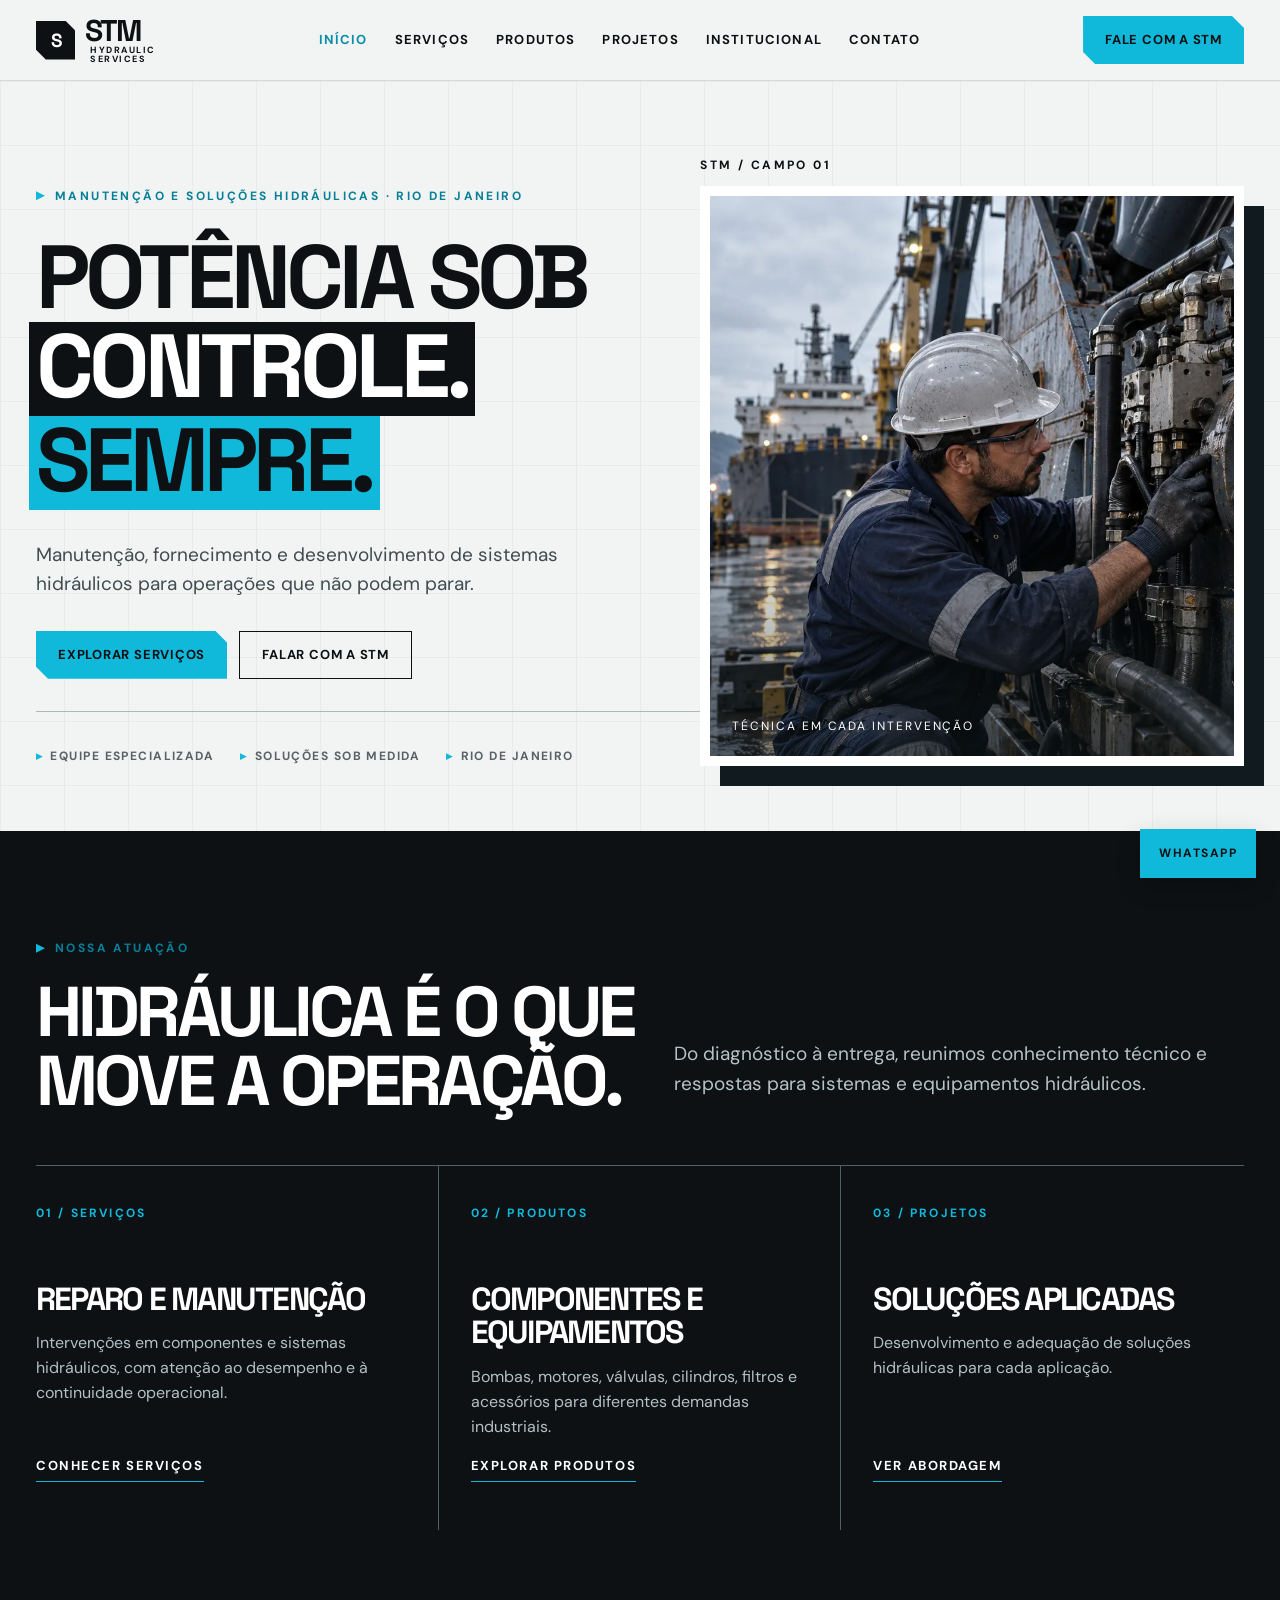
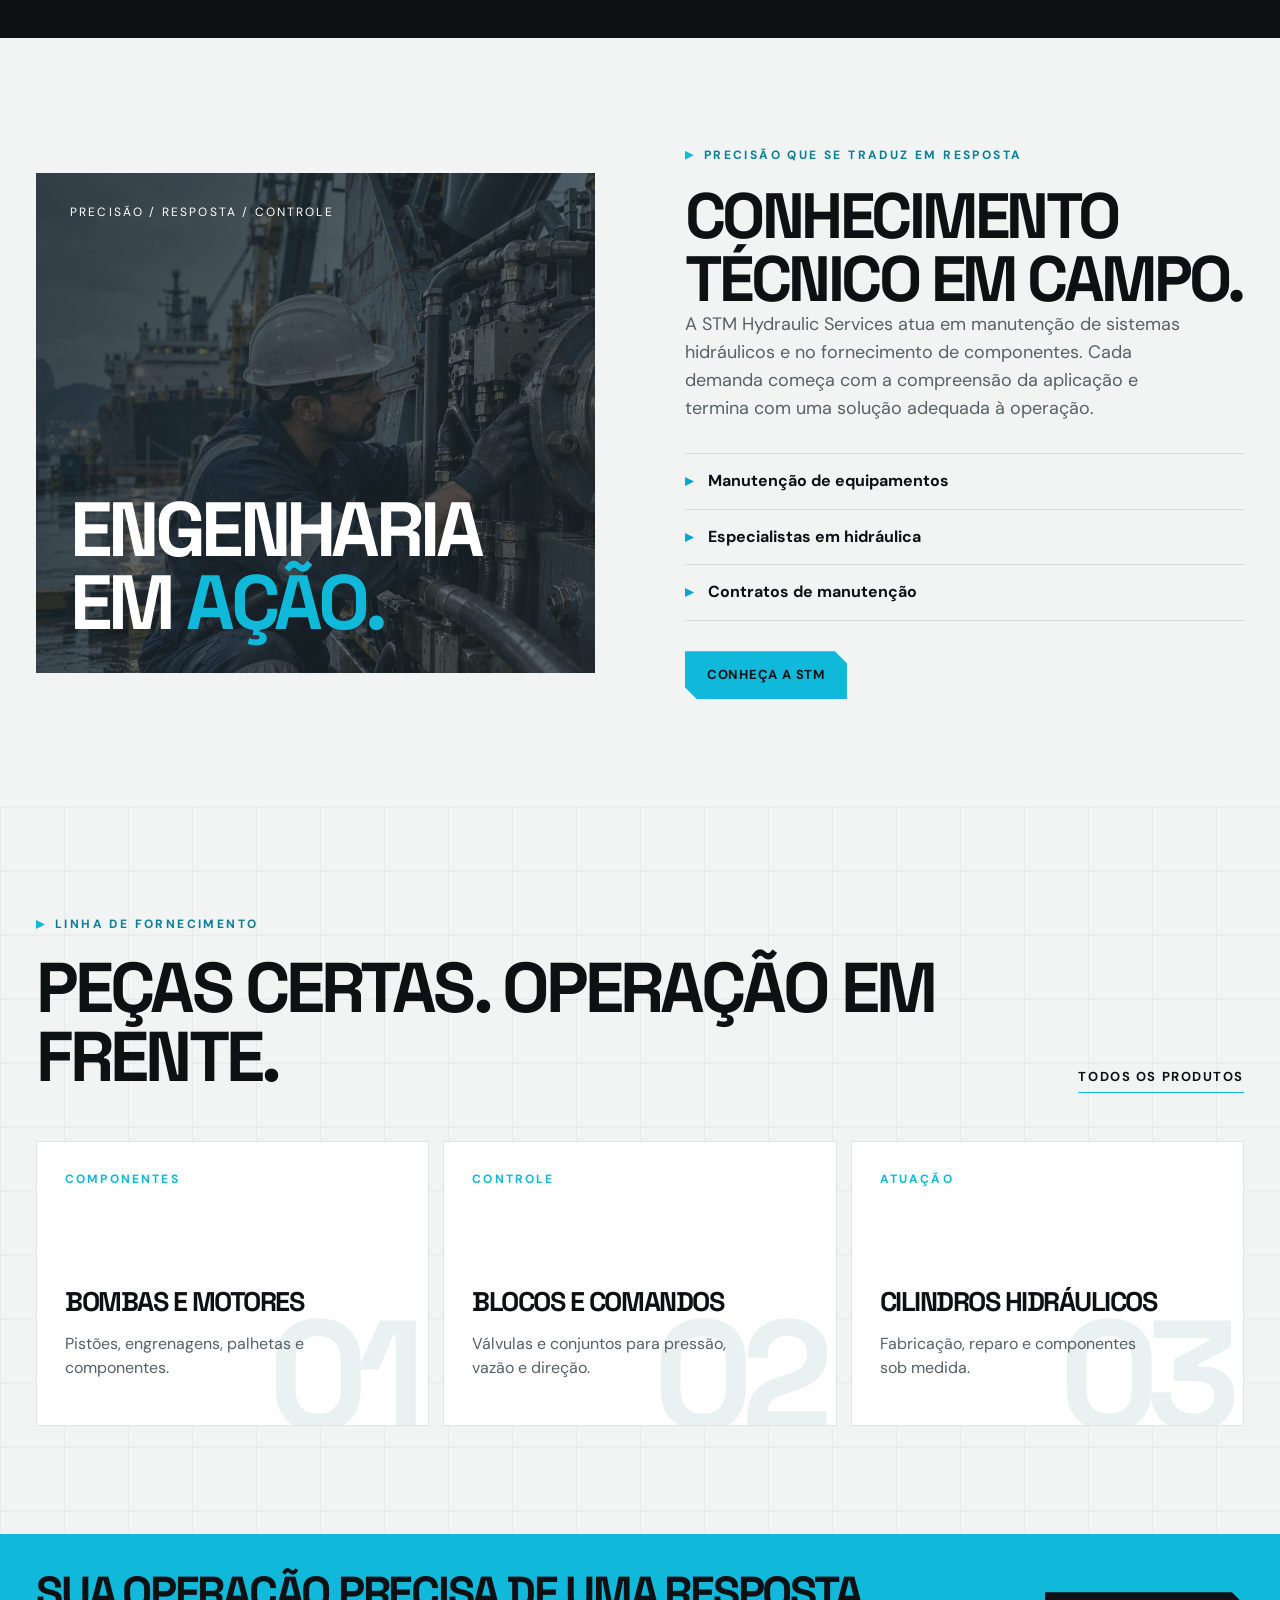
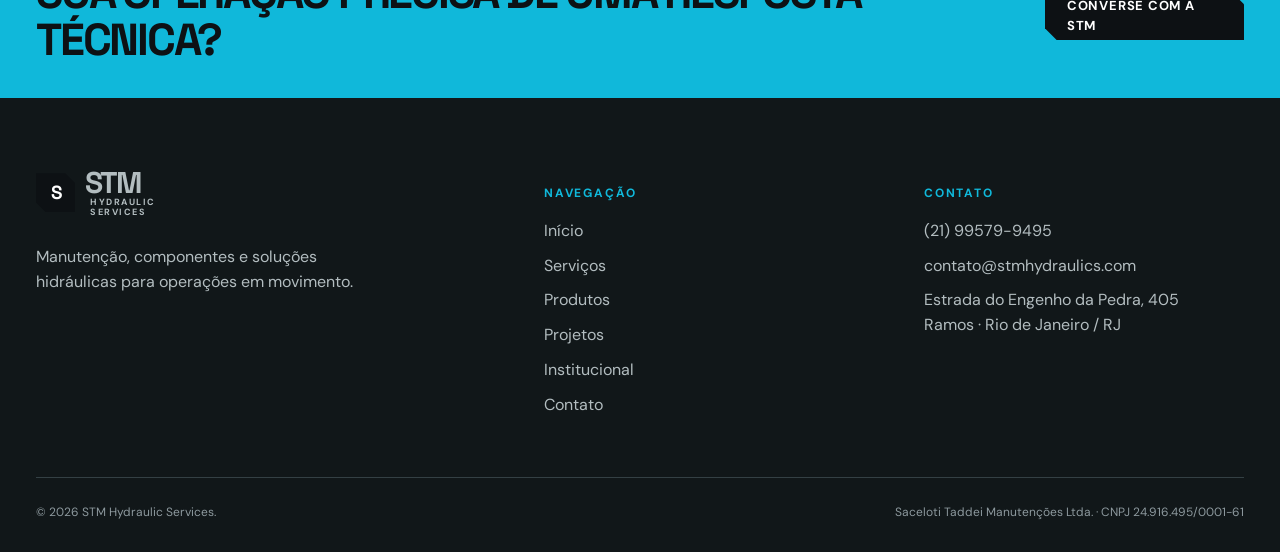
<file: index.html>
<!doctype html><html lang="pt-BR"><head><meta charset="utf-8"><meta name="viewport" content="width=device-width,initial-scale=1"><meta name="description" content="STM Hydraulic Services: manutenção, componentes e soluções para sistemas hidráulicos no Rio de Janeiro."><meta name="theme-color" content="#0d1114"><link rel="icon" type="image/svg+xml" href="data:image/svg+xml,%3Csvg xmlns='http://www.w3.org/2000/svg' viewBox='0 0 64 64'%3E%3Cpath fill='%230d1114' d='M0 0h47l17 17v47H17L0 47z'/%3E%3Ctext x='13' y='46' fill='%2310b8da' font-size='42' font-family='Arial' font-weight='900'%3ES%3C/text%3E%3C/svg%3E"><link rel="stylesheet" href="/style.css"><title>STM Hydraulic Services</title><script src="/site.js" defer></script></head><body data-page="home"><div id="app"></div></body></html>
</file>
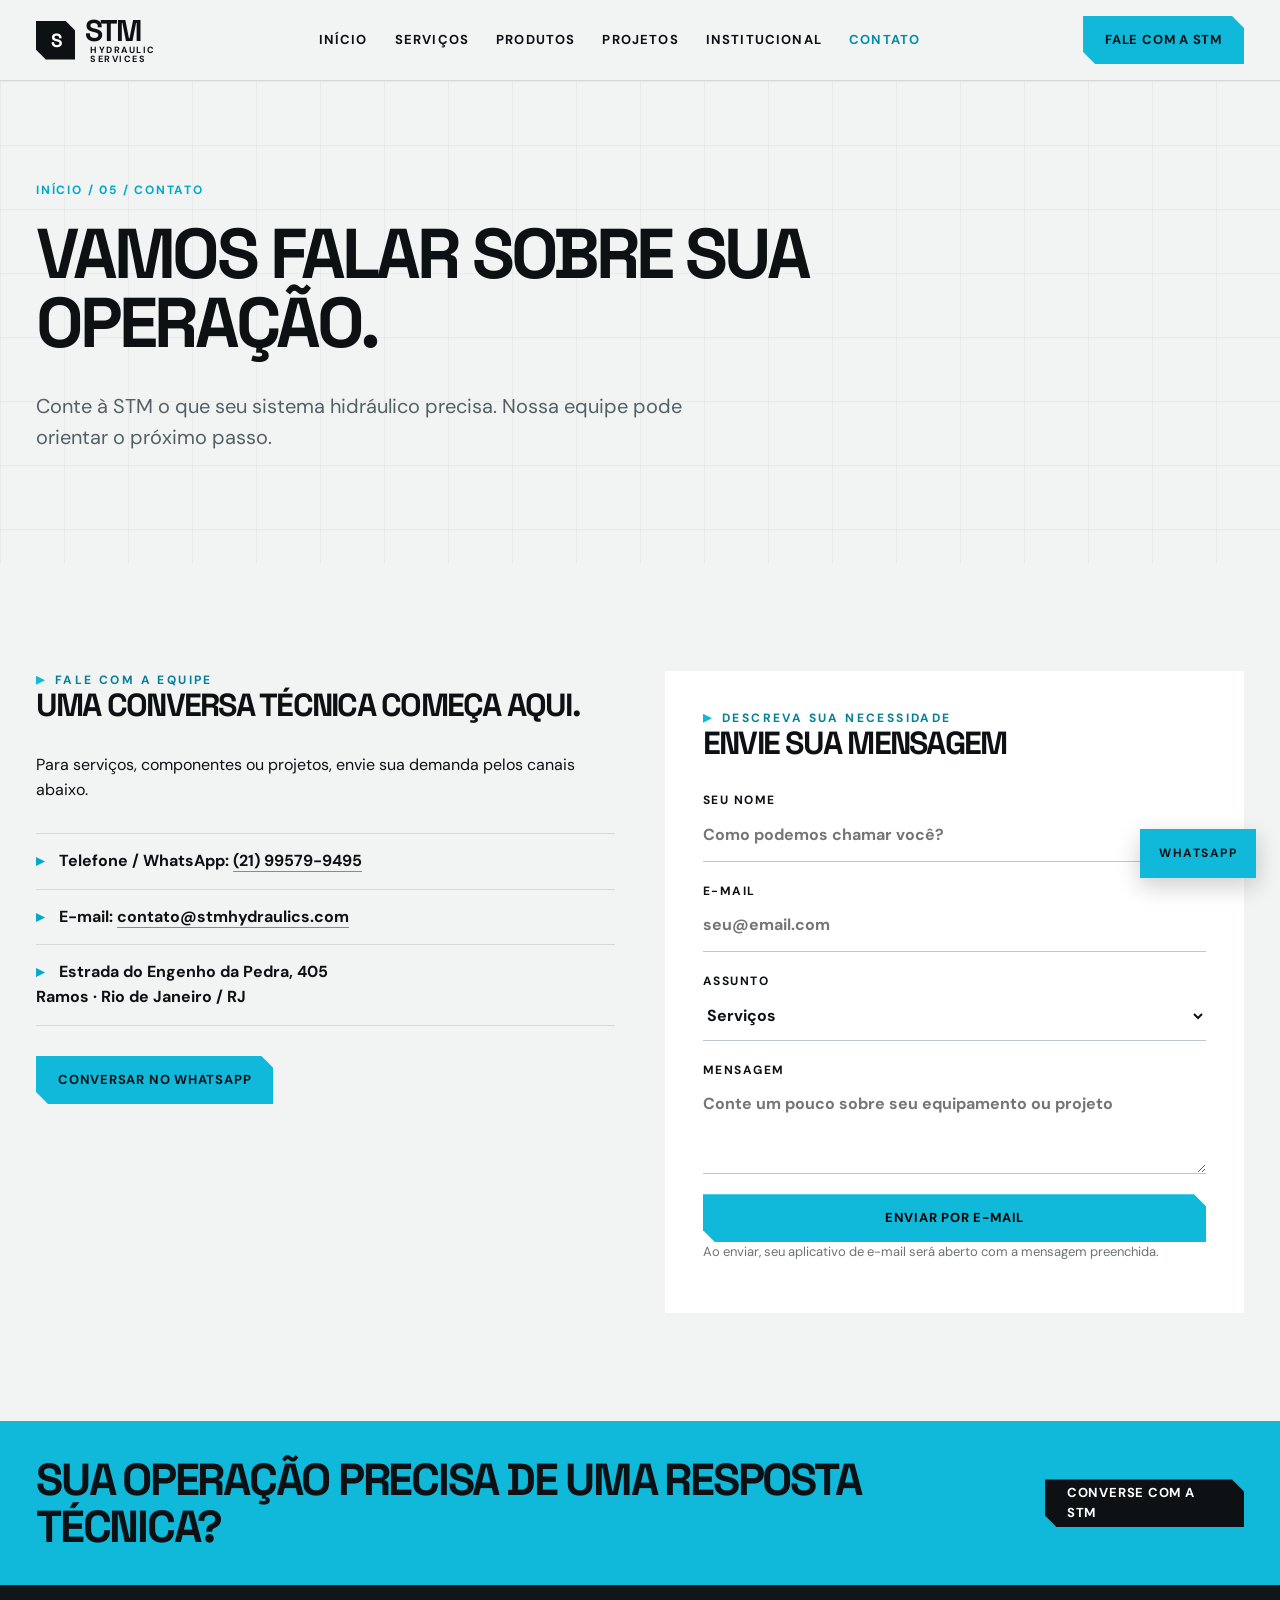
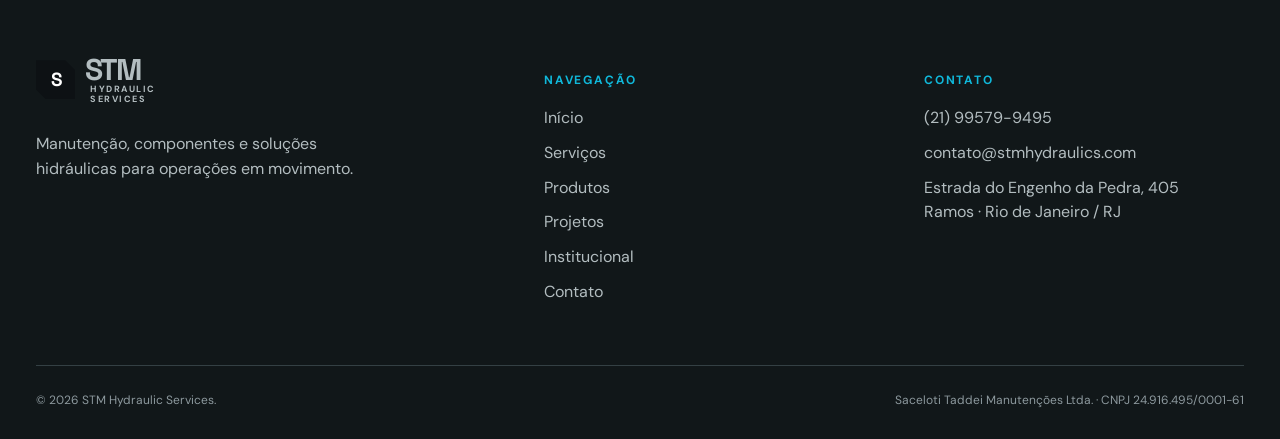
<file: contato/index.html>
<!doctype html><html lang="pt-BR"><head><meta charset="utf-8"><meta name="viewport" content="width=device-width,initial-scale=1"><meta name="description" content="STM Hydraulic Services: manutenção, componentes e soluções para sistemas hidráulicos no Rio de Janeiro."><meta name="theme-color" content="#0d1114"><link rel="icon" type="image/svg+xml" href="data:image/svg+xml,%3Csvg xmlns='http://www.w3.org/2000/svg' viewBox='0 0 64 64'%3E%3Cpath fill='%230d1114' d='M0 0h47l17 17v47H17L0 47z'/%3E%3Ctext x='13' y='46' fill='%2310b8da' font-size='42' font-family='Arial' font-weight='900'%3ES%3C/text%3E%3C/svg%3E"><link rel="stylesheet" href="../style.css"><title>STM Hydraulic Services</title><script src="../site.js" defer></script></head><body data-page="contato"><div id="app"></div></body></html>
</file>
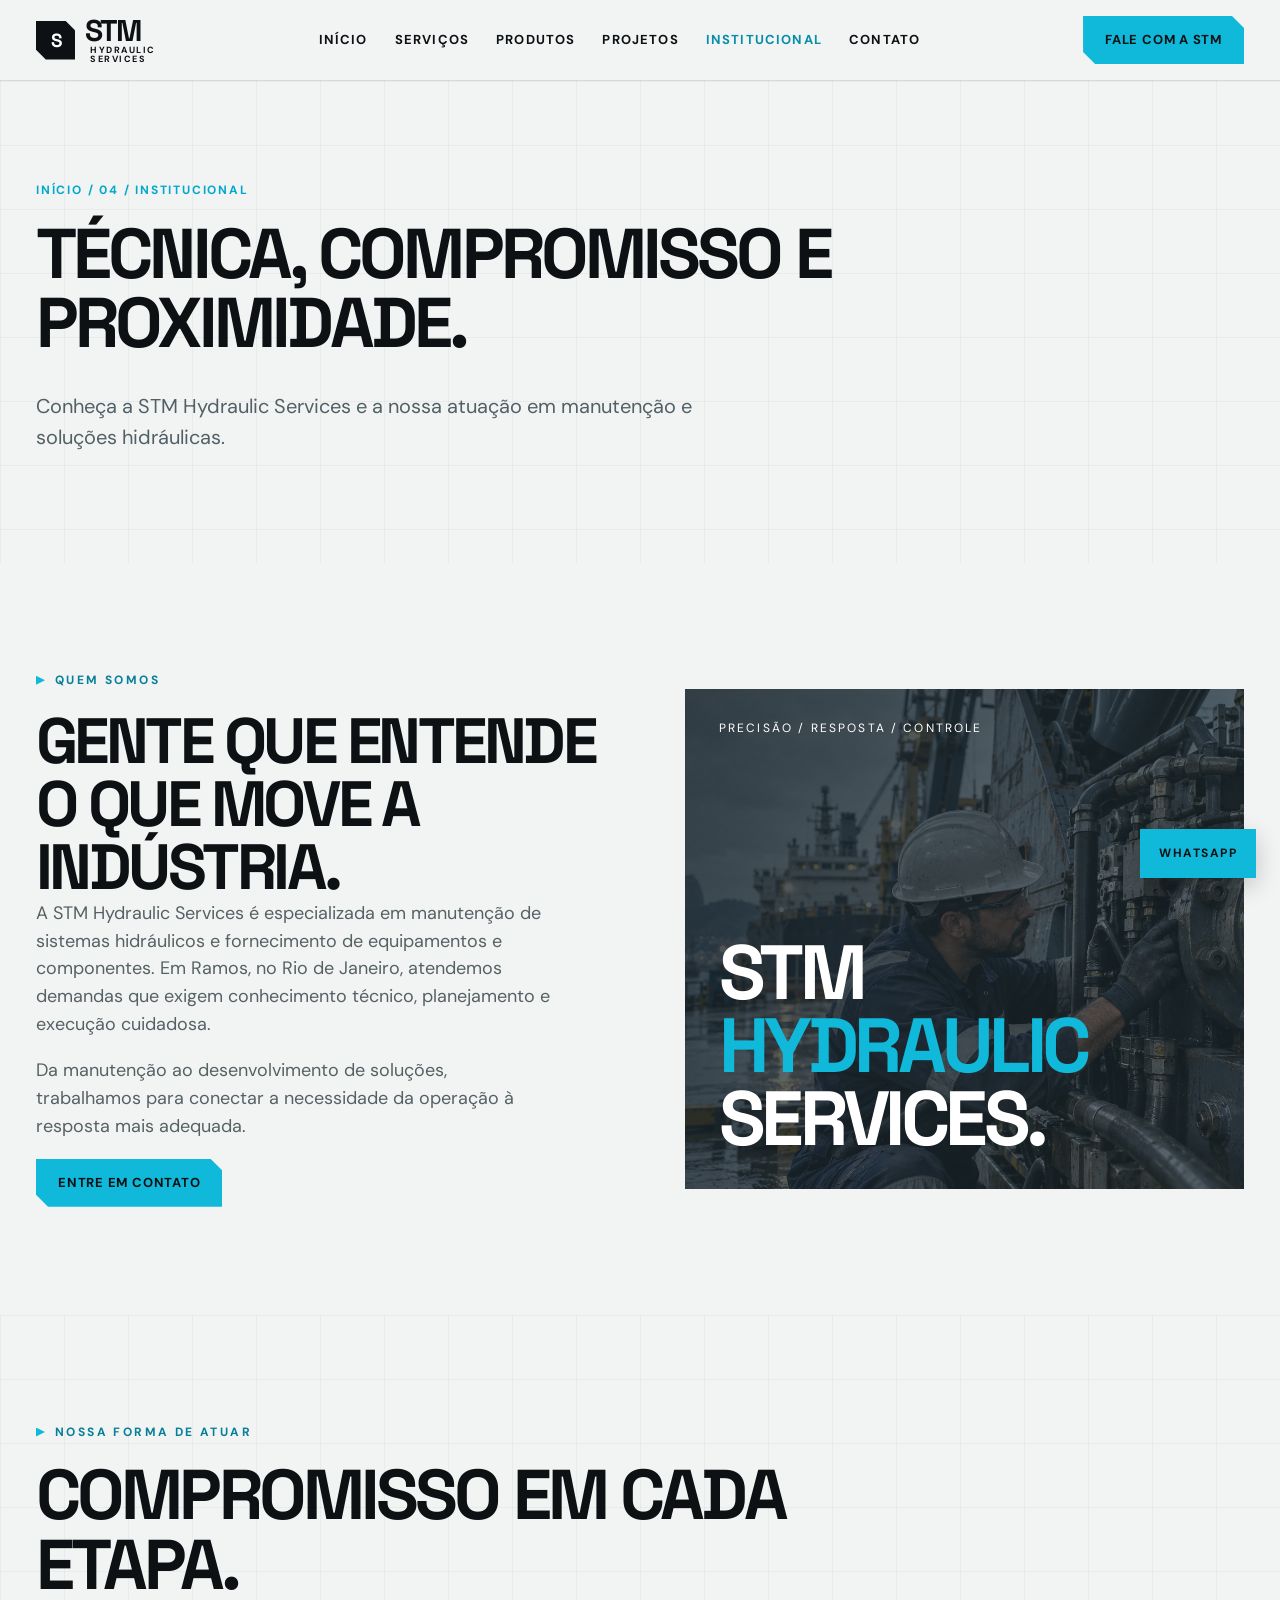
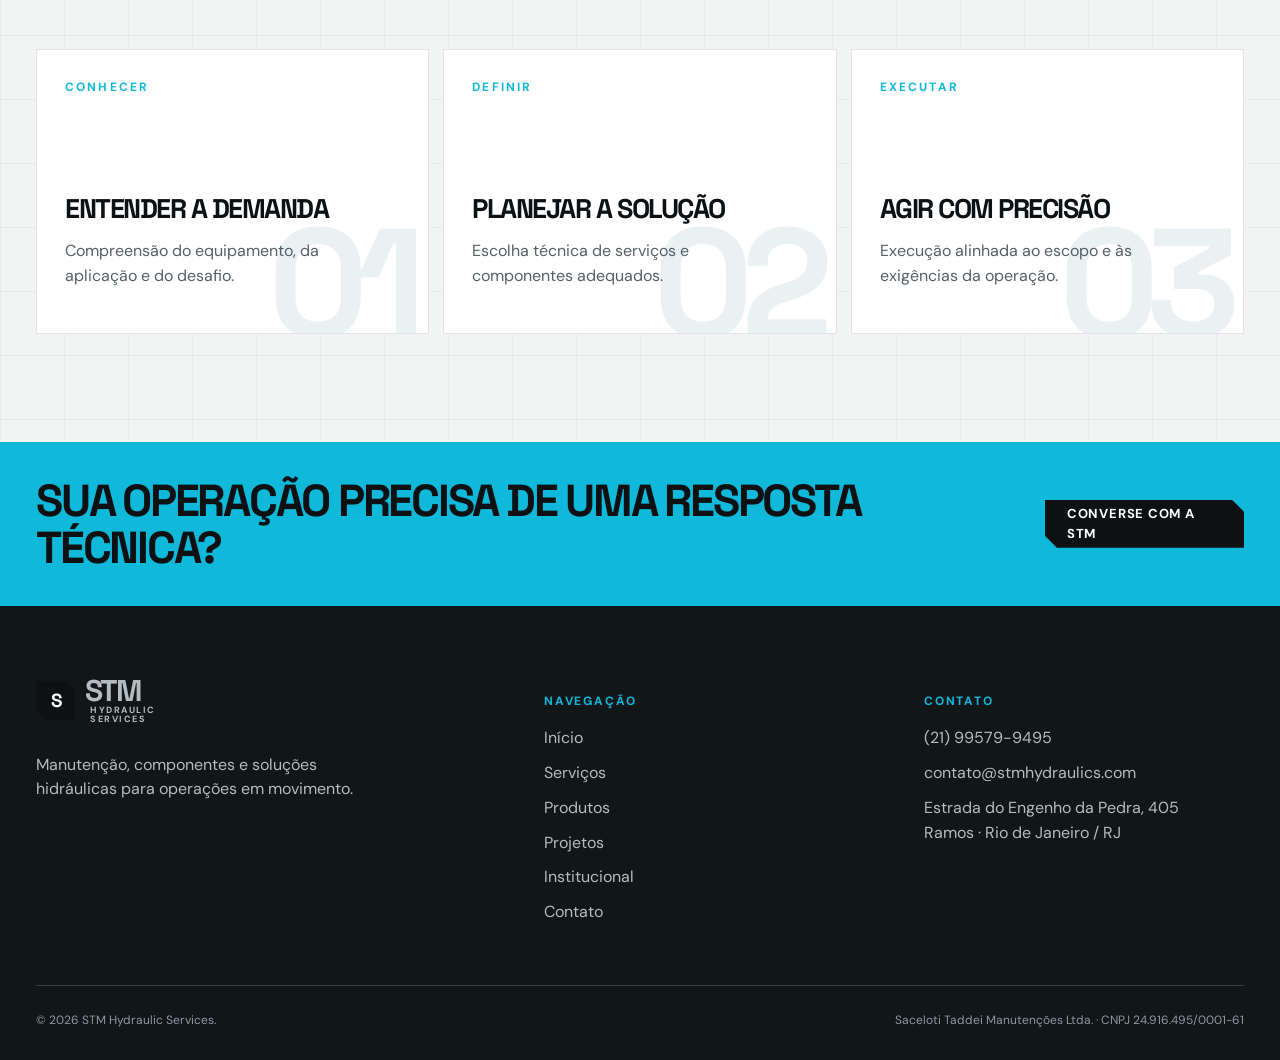
<file: institucional/index.html>
<!doctype html><html lang="pt-BR"><head><meta charset="utf-8"><meta name="viewport" content="width=device-width,initial-scale=1"><meta name="description" content="STM Hydraulic Services: manutenção, componentes e soluções para sistemas hidráulicos no Rio de Janeiro."><meta name="theme-color" content="#0d1114"><link rel="icon" type="image/svg+xml" href="data:image/svg+xml,%3Csvg xmlns='http://www.w3.org/2000/svg' viewBox='0 0 64 64'%3E%3Cpath fill='%230d1114' d='M0 0h47l17 17v47H17L0 47z'/%3E%3Ctext x='13' y='46' fill='%2310b8da' font-size='42' font-family='Arial' font-weight='900'%3ES%3C/text%3E%3C/svg%3E"><link rel="stylesheet" href="../style.css"><title>STM Hydraulic Services</title><script src="../site.js" defer></script></head><body data-page="institucional"><div id="app"></div></body></html>
</file>
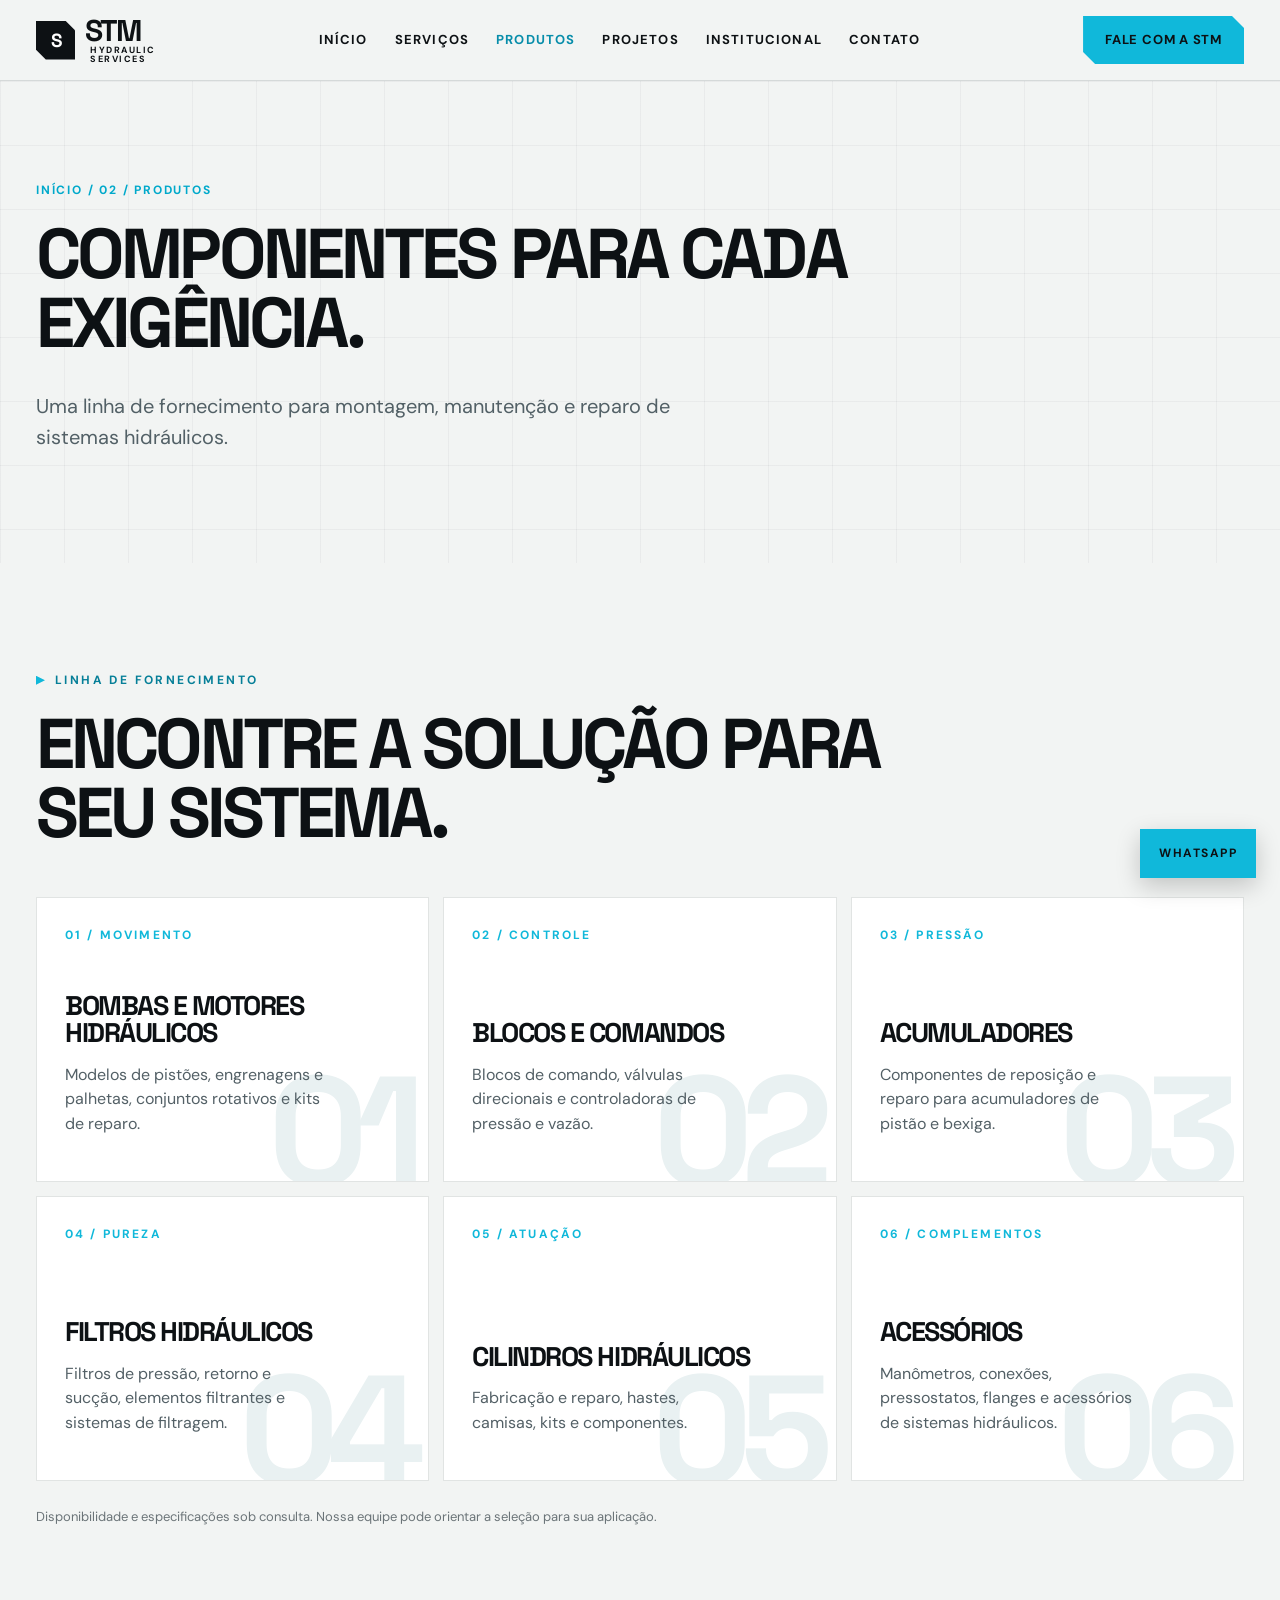
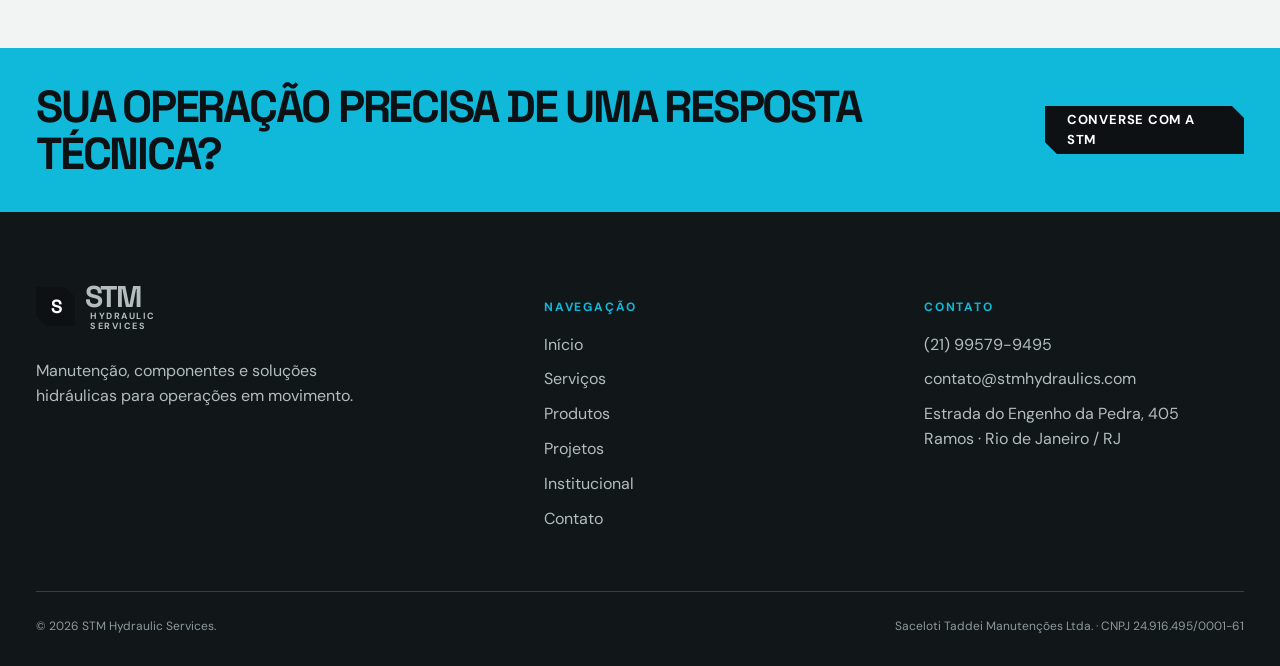
<file: produtos/index.html>
<!doctype html><html lang="pt-BR"><head><meta charset="utf-8"><meta name="viewport" content="width=device-width,initial-scale=1"><meta name="description" content="STM Hydraulic Services: manutenção, componentes e soluções para sistemas hidráulicos no Rio de Janeiro."><meta name="theme-color" content="#0d1114"><link rel="icon" type="image/svg+xml" href="data:image/svg+xml,%3Csvg xmlns='http://www.w3.org/2000/svg' viewBox='0 0 64 64'%3E%3Cpath fill='%230d1114' d='M0 0h47l17 17v47H17L0 47z'/%3E%3Ctext x='13' y='46' fill='%2310b8da' font-size='42' font-family='Arial' font-weight='900'%3ES%3C/text%3E%3C/svg%3E"><link rel="stylesheet" href="../style.css"><title>STM Hydraulic Services</title><script src="../site.js" defer></script></head><body data-page="produtos"><div id="app"></div></body></html>
</file>
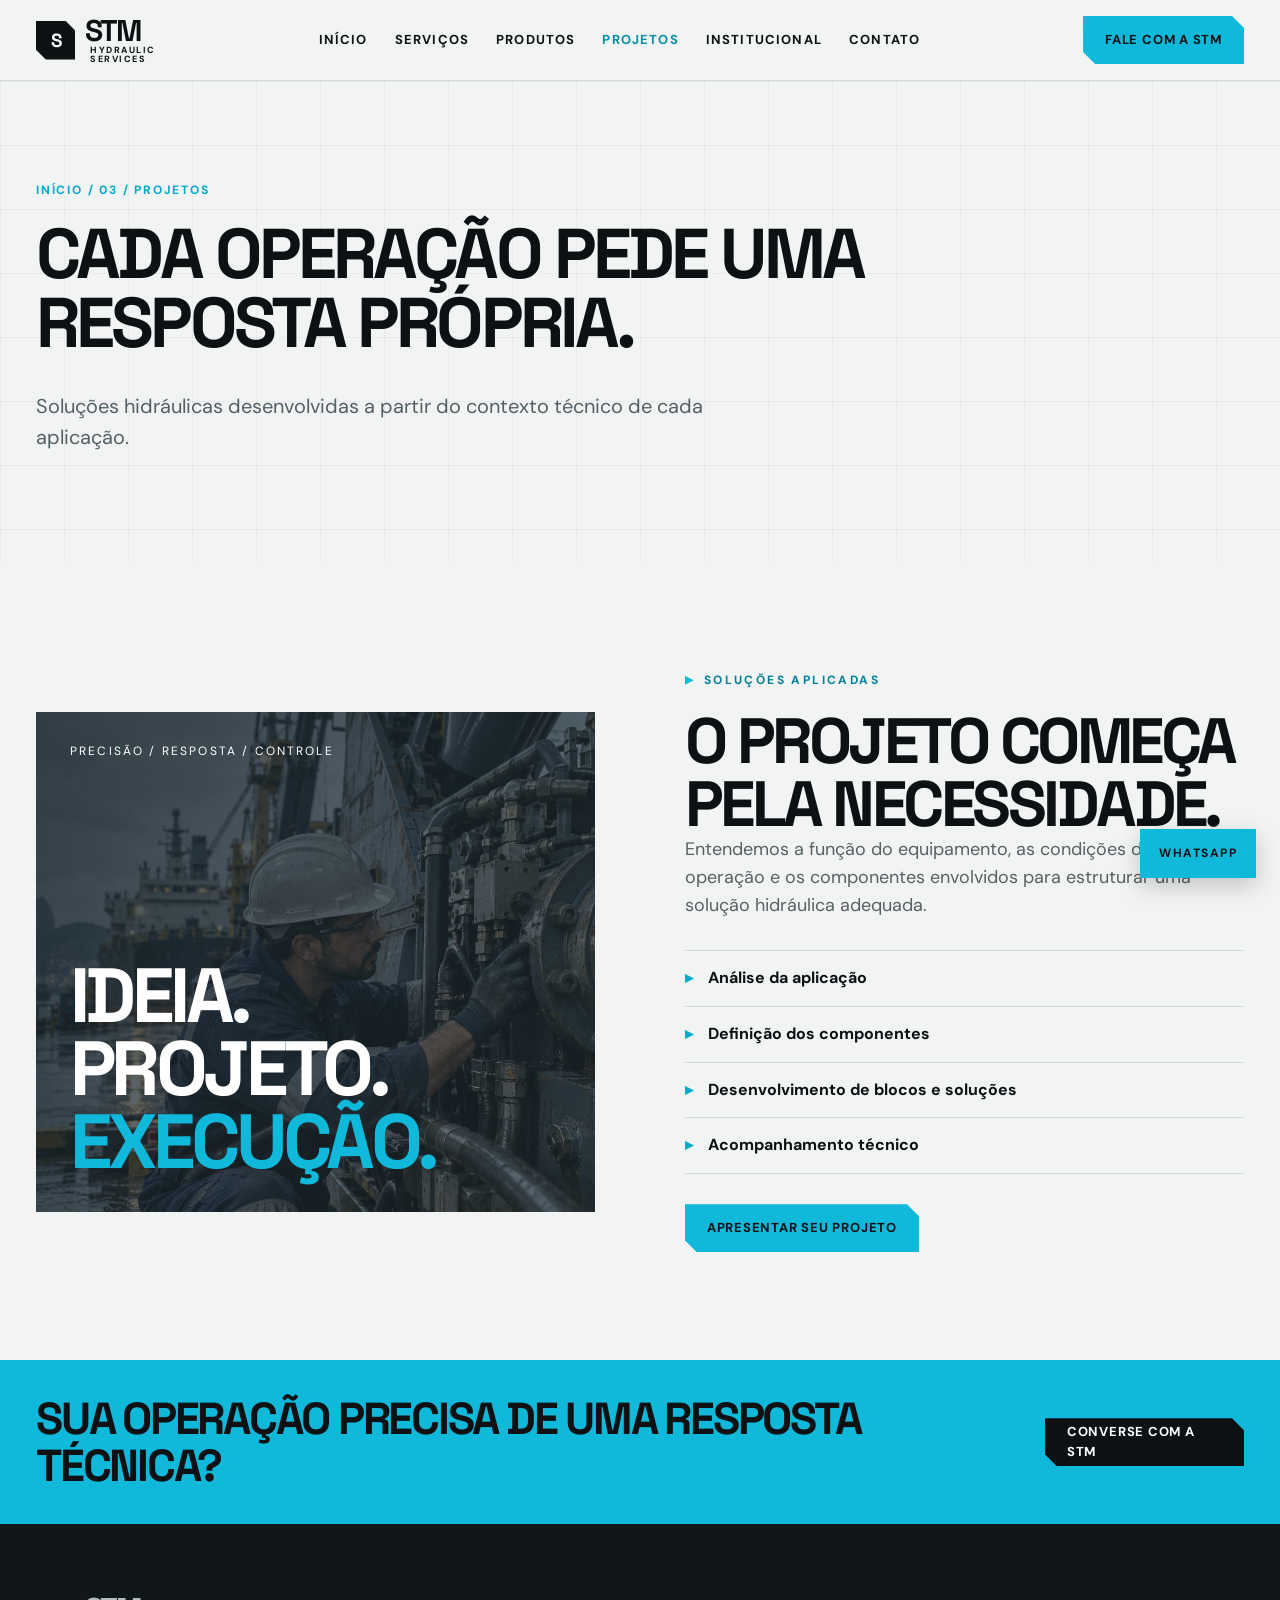
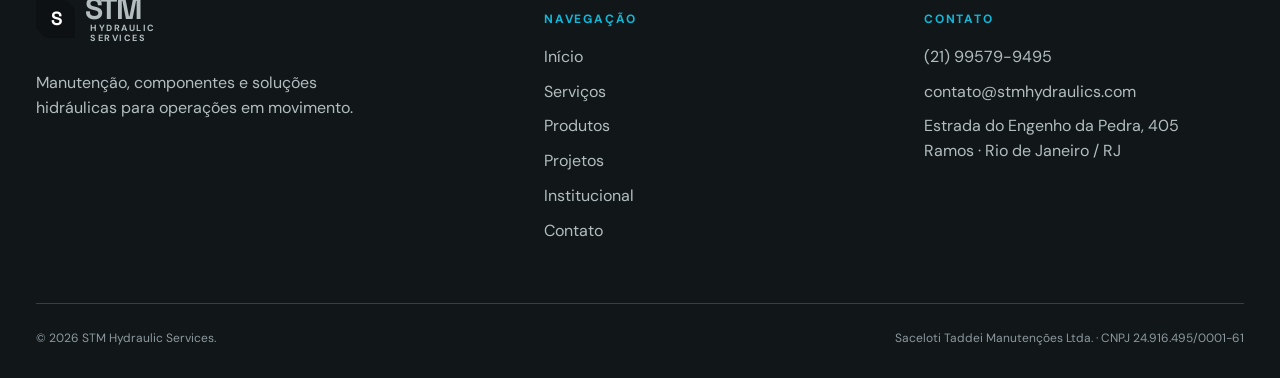
<file: projetos/index.html>
<!doctype html><html lang="pt-BR"><head><meta charset="utf-8"><meta name="viewport" content="width=device-width,initial-scale=1"><meta name="description" content="STM Hydraulic Services: manutenção, componentes e soluções para sistemas hidráulicos no Rio de Janeiro."><meta name="theme-color" content="#0d1114"><link rel="icon" type="image/svg+xml" href="data:image/svg+xml,%3Csvg xmlns='http://www.w3.org/2000/svg' viewBox='0 0 64 64'%3E%3Cpath fill='%230d1114' d='M0 0h47l17 17v47H17L0 47z'/%3E%3Ctext x='13' y='46' fill='%2310b8da' font-size='42' font-family='Arial' font-weight='900'%3ES%3C/text%3E%3C/svg%3E"><link rel="stylesheet" href="../style.css"><title>STM Hydraulic Services</title><script src="../site.js" defer></script></head><body data-page="projetos"><div id="app"></div></body></html>
</file>
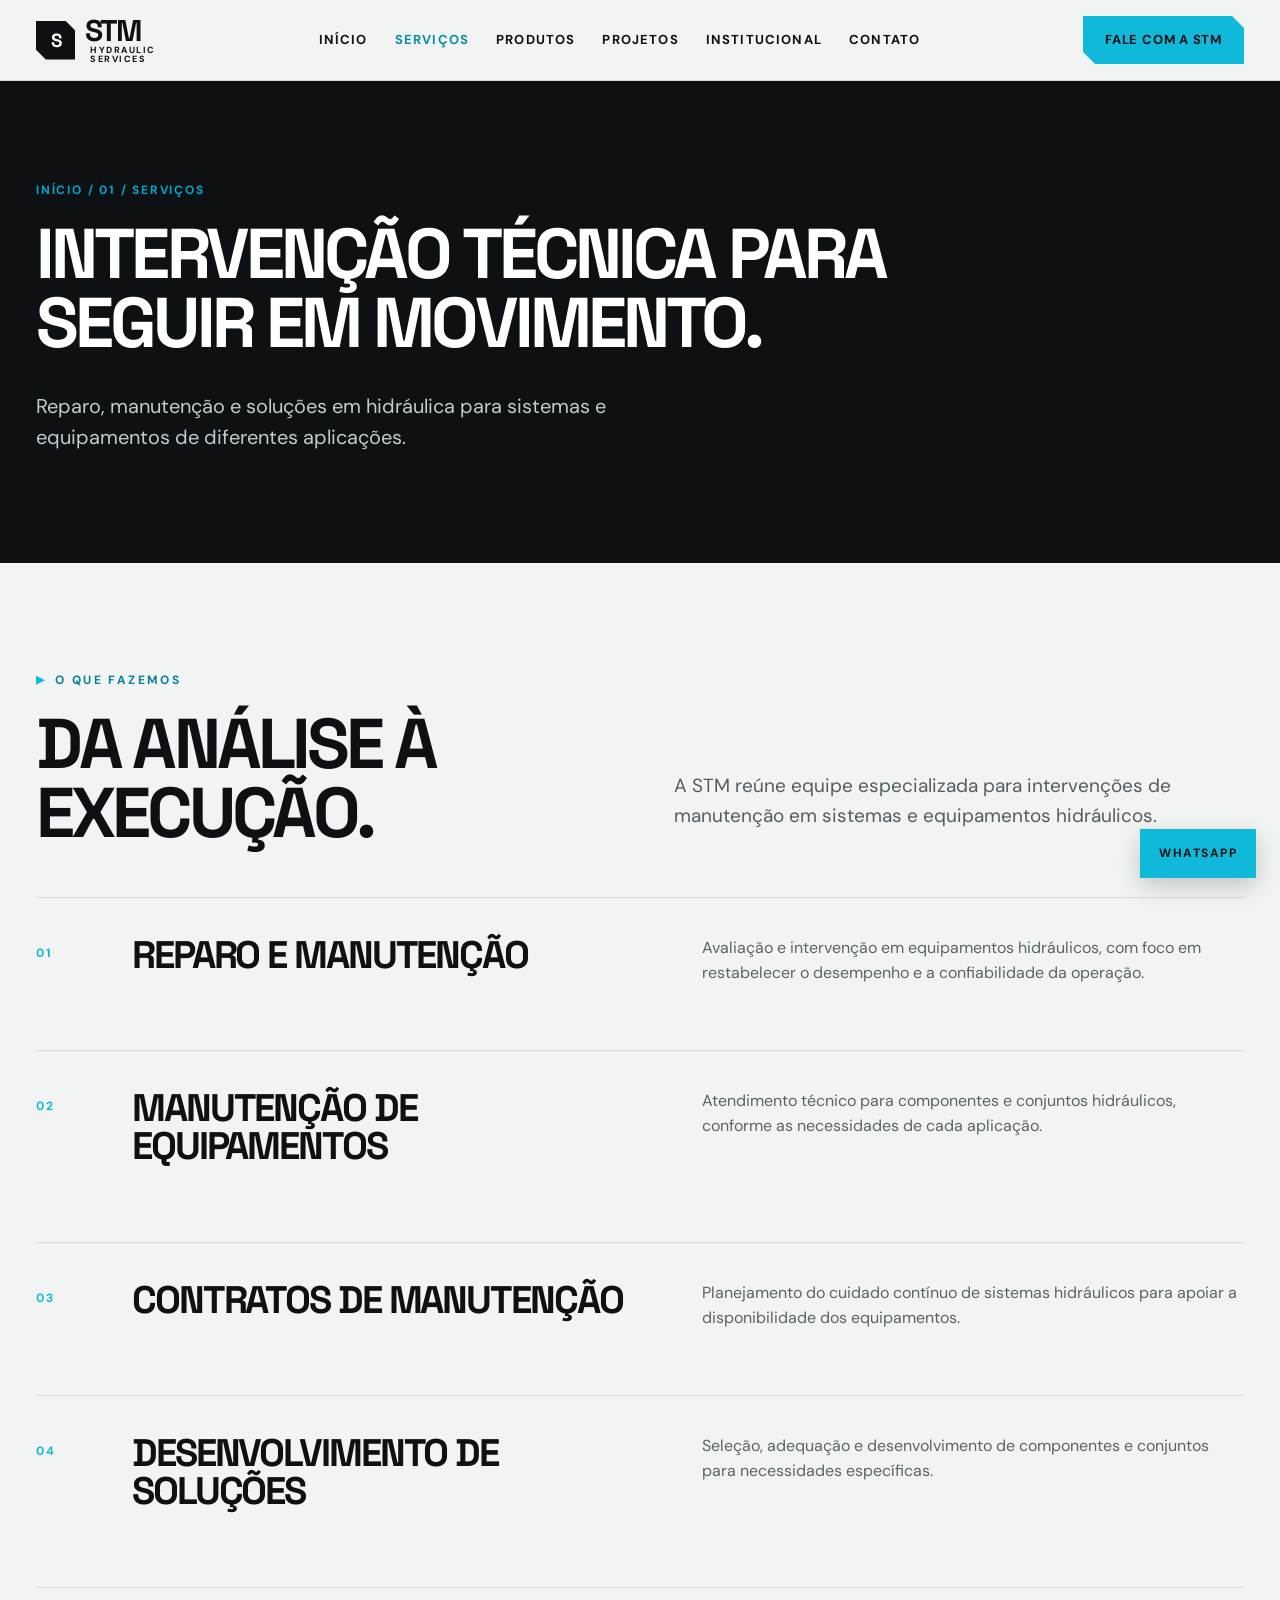
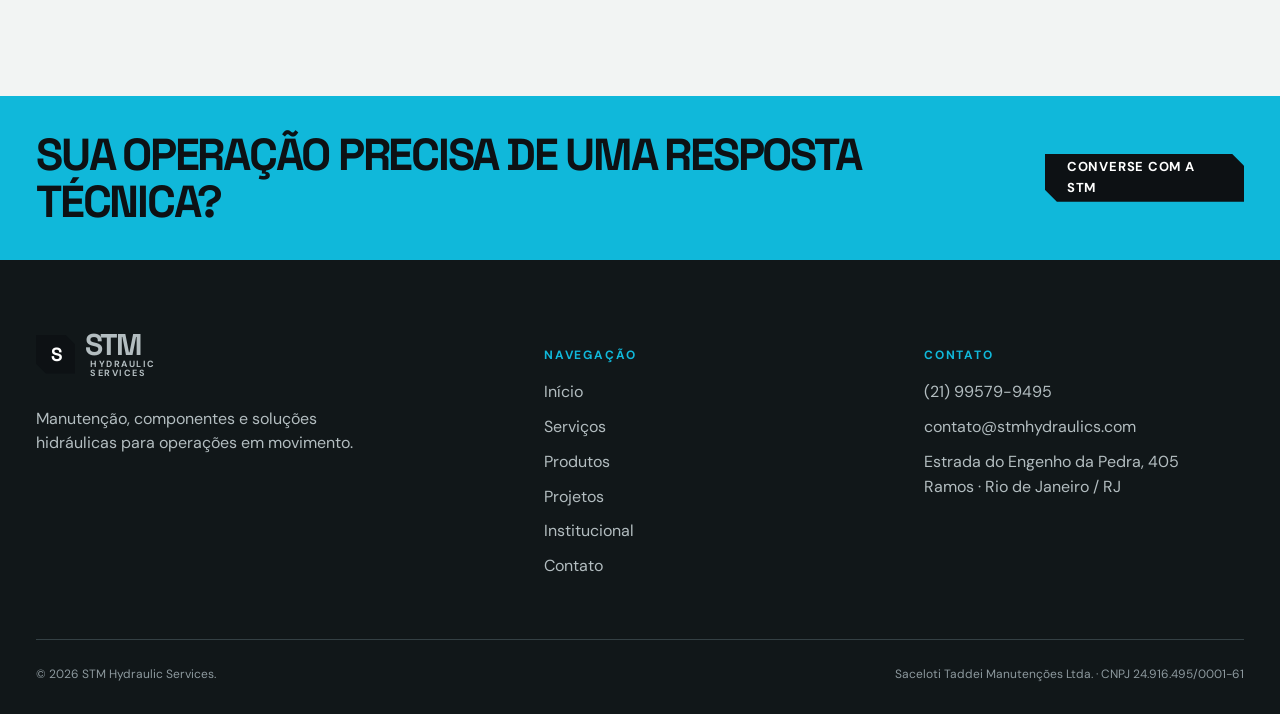
<file: servicos/index.html>
<!doctype html><html lang="pt-BR"><head><meta charset="utf-8"><meta name="viewport" content="width=device-width,initial-scale=1"><meta name="description" content="STM Hydraulic Services: manutenção, componentes e soluções para sistemas hidráulicos no Rio de Janeiro."><meta name="theme-color" content="#0d1114"><link rel="icon" type="image/svg+xml" href="data:image/svg+xml,%3Csvg xmlns='http://www.w3.org/2000/svg' viewBox='0 0 64 64'%3E%3Cpath fill='%230d1114' d='M0 0h47l17 17v47H17L0 47z'/%3E%3Ctext x='13' y='46' fill='%2310b8da' font-size='42' font-family='Arial' font-weight='900'%3ES%3C/text%3E%3C/svg%3E"><link rel="stylesheet" href="../style.css"><title>STM Hydraulic Services</title><script src="../site.js" defer></script></head><body data-page="servicos"><div id="app"></div></body></html>
</file>
<file: style.css>
@import url('https://fonts.googleapis.com/css2?family=DM+Sans:wght@400;500;600;700&family=Space+Grotesk:wght@500;600;700&display=swap');
:root{--ink:#0d1114;--charcoal:#171d21;--cyan:#10b8da;--line:#d5d9d9;--paper:#f2f4f3}*{box-sizing:border-box}html{scroll-behavior:smooth}body{margin:0;background:var(--paper);color:var(--ink);font:16px/1.55 'DM Sans',Arial,sans-serif}a{color:inherit;text-decoration:none}button,input,textarea,select{font:inherit}button{cursor:pointer}.wrap{width:min(1360px,calc(100% - 72px));margin:auto}.gridbg{background-image:linear-gradient(#1622270b 1px,transparent 1px),linear-gradient(90deg,#1622270b 1px,transparent 1px);background-size:64px 64px}.topbar{height:80px;display:flex;align-items:center;justify-content:space-between;gap:28px}.brand{font:700 30px/1 'Space Grotesk',sans-serif;letter-spacing:-.07em;display:flex;align-items:center;gap:10px}.brandmark{width:39px;height:39px;background:var(--ink);color:#fff;display:grid;place-items:center;clip-path:polygon(0 0,75% 0,100% 25%,100% 100%,25% 100%,0 75%);font-size:19px;letter-spacing:-.12em}.brand small{font:700 9px/1.05 'DM Sans';letter-spacing:.17em;display:block;margin-left:5px}.brand b{display:block}.nav{display:flex;align-items:center;gap:27px;font-size:13px;font-weight:700;text-transform:uppercase;letter-spacing:.09em}.nav a:hover,.nav a[aria-current]{color:#078daa}.contact-pill,.btn{display:inline-flex;align-items:center;justify-content:center;gap:12px;min-height:48px;padding:0 22px;background:var(--cyan);font-weight:700;font-size:13px;letter-spacing:.06em;text-transform:uppercase;clip-path:polygon(0 0,calc(100% - 12px) 0,100% 12px,100% 100%,12px 100%,0 calc(100% - 12px));transition:background .2s,transform .2s}.contact-pill:hover,.btn:hover{background:#50d9ef;transform:translateY(-2px)}.menu{display:none;background:none;border:0;font-size:24px}.hero{position:relative;min-height:720px;overflow:hidden;border-top:1px solid var(--line)}.hero-inner{position:relative;z-index:1;padding:105px 0 65px;display:grid;grid-template-columns:1.1fr .9fr;align-items:center}.eyebrow{font-size:12px;letter-spacing:.2em;font-weight:700;text-transform:uppercase;color:#067f98;display:flex;align-items:center;gap:10px}.eyebrow:before{content:'';width:9px;height:9px;background:var(--cyan);clip-path:polygon(0 0,100% 50%,0 100%)}h1,h2,h3,p{margin-top:0}h1,h2,h3{font-family:'Space Grotesk',Arial,sans-serif;line-height:.99;letter-spacing:-.055em}h1{font-size:clamp(62px,7vw,116px);margin:28px 0 30px;text-transform:uppercase;font-weight:700}h1 .block{display:table;padding:0 .08em .06em;margin-left:-.08em;background:var(--ink);color:#fff}h1 .accent{background:var(--cyan);color:var(--ink)}.hero p{font-size:19px;max-width:530px;color:#424b4f}.actions{display:flex;gap:12px;flex-wrap:wrap;margin:32px 0}.btn.outline{background:transparent;border:1px solid var(--ink);clip-path:none}.hero-visual{height:580px;position:relative;align-self:end;background:#222f35 url('assets/hero.webp') center/cover;border:10px solid #fff;box-shadow:20px 20px 0 #111a1f}.hero-visual:before{content:'STM / CAMPO 01';position:absolute;left:-10px;top:-40px;font-size:12px;font-weight:700;letter-spacing:.2em}.hero-visual:after{content:'';position:absolute;inset:0;background:linear-gradient(0deg,#10191d8c,transparent 45%)}.hero-visual .tag{position:absolute;z-index:1;bottom:20px;left:22px;color:#fff;font-size:12px;letter-spacing:.16em;text-transform:uppercase}.specs{display:flex;gap:26px;padding-top:35px;border-top:1px solid #aeb7b9;color:#596267;font-size:12px;font-weight:700;letter-spacing:.12em;text-transform:uppercase}.specs span:before{content:'▸';color:var(--cyan);margin-right:7px}.dark{background:var(--ink);color:#fff}.section{padding:108px 0}.section-head{display:flex;align-items:end;justify-content:space-between;gap:40px;margin-bottom:48px}.section h2,.page-hero h1{font-size:clamp(44px,5.5vw,82px);text-transform:uppercase;margin:20px 0 0;max-width:930px}.section-intro{font-size:19px;color:#525c61;max-width:570px}.dark .section-intro{color:#b7c3c6}.index{font-size:12px;letter-spacing:.18em;color:var(--cyan);font-weight:700}.three{display:grid;grid-template-columns:repeat(3,1fr);border-top:1px solid #535f63}.service-card{padding:38px 32px 48px;border-right:1px solid #535f63;min-height:330px;display:flex;flex-direction:column}.service-card:first-child{padding-left:0}.service-card:last-child{border:0}.service-card h3{font-size:32px;line-height:1.06;margin:60px 0 15px;text-transform:uppercase}.service-card p{color:#b4c0c4;max-width:340px}.text-link{font-weight:700;font-size:13px;letter-spacing:.12em;text-transform:uppercase;border-bottom:1px solid var(--cyan);padding-bottom:5px;align-self:flex-start;margin-top:auto}.text-link:hover{color:var(--cyan)}.split{display:grid;grid-template-columns:1fr 1fr;gap:7vw;align-items:center}.feature-art{min-height:500px;background:linear-gradient(130deg,#172329d9,#25343a90),url('assets/hero.webp') center/cover;display:flex;align-items:end;padding:34px;color:white;position:relative}.feature-art:after{content:'PRECISÃO / RESPOSTA / CONTROLE';position:absolute;top:30px;left:34px;font-size:12px;letter-spacing:.18em}.feature-art strong{font:700 clamp(48px,6vw,90px)/.95 'Space Grotesk';letter-spacing:-.06em}.feature-art strong em{color:var(--cyan);font-style:normal}.copy h2{font-size:clamp(42px,5vw,72px);text-transform:uppercase}.copy p{font-size:18px;color:#566164;max-width:520px}.detail-list{margin:30px 0;padding:0;list-style:none;border-top:1px solid var(--line)}.detail-list li{padding:15px 0;border-bottom:1px solid var(--line);font-weight:700}.detail-list li:before{content:'▸';color:#00a9cb;margin-right:15px}.products{display:grid;grid-template-columns:repeat(3,1fr);gap:14px}.product{min-height:285px;background:#fff;border:1px solid #e1e4e3;padding:28px;display:flex;flex-direction:column;position:relative;overflow:hidden}.product:before{content:attr(data-no);position:absolute;right:15px;bottom:-28px;font:700 155px/1 'Space Grotesk';color:#e9f1f2;letter-spacing:-.08em}.product h3{font-size:27px;text-transform:uppercase;margin:auto 0 16px;position:relative}.product p{color:#536066;max-width:260px;position:relative}.product .index{position:relative}.product:hover{background:#d7f6fa}.band{background:var(--cyan);padding:35px 0}.band-inner{display:flex;align-items:center;justify-content:space-between;gap:30px}.band strong{font:700 clamp(28px,3.5vw,46px)/1.05 'Space Grotesk';letter-spacing:-.05em;text-transform:uppercase}.band .btn{background:var(--ink);color:#fff}.page-hero{padding:100px 0 90px;border-top:1px solid var(--line)}.page-hero p{max-width:690px;font-size:20px;color:#526066;margin-top:32px}.page-hero.dark p{color:#c4cbcd}.bread{font-size:12px;letter-spacing:.15em;text-transform:uppercase;color:#00a9cb;font-weight:700}.rows{border-top:1px solid var(--line)}.row{display:grid;grid-template-columns:68px 1fr 1fr;gap:28px;padding:38px 0;border-bottom:1px solid var(--line);align-items:start}.row h3{font-size:clamp(27px,3vw,43px);text-transform:uppercase}.row p{color:#596466}.row .index{padding-top:8px}.content-prose{max-width:780px;font-size:19px}.content-prose p{margin-bottom:25px}.contact-grid{display:grid;grid-template-columns:1fr 1fr;gap:50px}.contact-grid h3{font-size:32px;text-transform:uppercase}.contact-grid a:not(.btn){border-bottom:1px solid var(--cyan)}.form{background:#fff;padding:38px}.form label{display:block;font-size:12px;font-weight:700;text-transform:uppercase;letter-spacing:.12em;margin-bottom:20px}.form input,.form textarea,.form select{width:100%;display:block;border:0;border-bottom:1px solid #bfc7c8;background:transparent;padding:13px 0;color:var(--ink);outline-color:var(--cyan);font-size:16px}.form textarea{min-height:95px;resize:vertical}.form .btn{border:0;width:100%}.small-note{font-size:13px;color:#6b7478}.footer{background:#111719;color:#fff;padding:70px 0 30px}.footer-grid{display:grid;grid-template-columns:1.4fr 1fr 1fr;gap:60px}.footer p,.footer a{color:#b3bdc0}.footer h4{font-size:12px;letter-spacing:.15em;text-transform:uppercase;color:var(--cyan)}.footer .links{display:grid;gap:10px}.copyright{border-top:1px solid #344044;margin-top:60px;padding-top:25px;color:#8d999e;font-size:12px;display:flex;justify-content:space-between}.floating{position:fixed;right:24px;bottom:22px;z-index:5;background:var(--cyan);padding:15px 19px;font-weight:700;font-size:12px;letter-spacing:.12em;text-transform:uppercase;box-shadow:0 8px 25px #0003}.floating:hover{background:#fff}.faq details{border-bottom:1px solid var(--line);padding:20px 0}.faq summary{font:700 22px 'Space Grotesk';cursor:pointer}.faq p{max-width:720px;color:#536064;margin:14px 0 0}@media(max-width:950px){.nav{display:none;position:absolute;z-index:10;top:80px;left:0;right:0;background:#f2f4f3;padding:25px 36px;flex-direction:column;align-items:start;box-shadow:0 18px 30px #0002}.nav.open{display:flex}.menu{display:block}.topbar>.contact-pill{display:none}.hero-inner{grid-template-columns:1fr;padding-top:65px}.hero-visual{height:390px;max-width:650px;margin:50px 20px 20px 0}.hero h1{font-size:clamp(56px,10vw,95px)}.three,.products{grid-template-columns:1fr 1fr}.service-card:nth-child(2){border:0}.split{gap:35px}.footer-grid{grid-template-columns:1fr 1fr}}@media(max-width:650px){.wrap{width:min(100% - 36px,1360px)}.topbar{height:68px}.brand{font-size:24px}.brandmark{width:34px;height:34px}.nav{top:68px}.hero-inner{padding:55px 0}.hero h1{font-size:clamp(50px,13vw,75px)}.hero p,.page-hero p{font-size:17px}.hero-visual{height:320px}.specs{flex-wrap:wrap;gap:10px 20px}.section{padding:72px 0}.section-head{display:block}.section h2,.page-hero h1{font-size:clamp(41px,11vw,66px)}.three,.products,.split,.contact-grid,.footer-grid{grid-template-columns:1fr}.service-card,.service-card:first-child{padding:28px 0;min-height:0;border-right:0;border-bottom:1px solid #536064}.service-card h3{margin:28px 0 12px}.product{min-height:230px}.feature-art{min-height:330px}.band-inner{display:block}.band .btn{margin-top:24px}.row{grid-template-columns:40px 1fr;gap:12px}.row p{grid-column:2}.page-hero{padding:75px 0}.form{padding:23px}.copyright{display:block}.floating{right:10px;bottom:10px;padding:12px 13px}}
</file>
